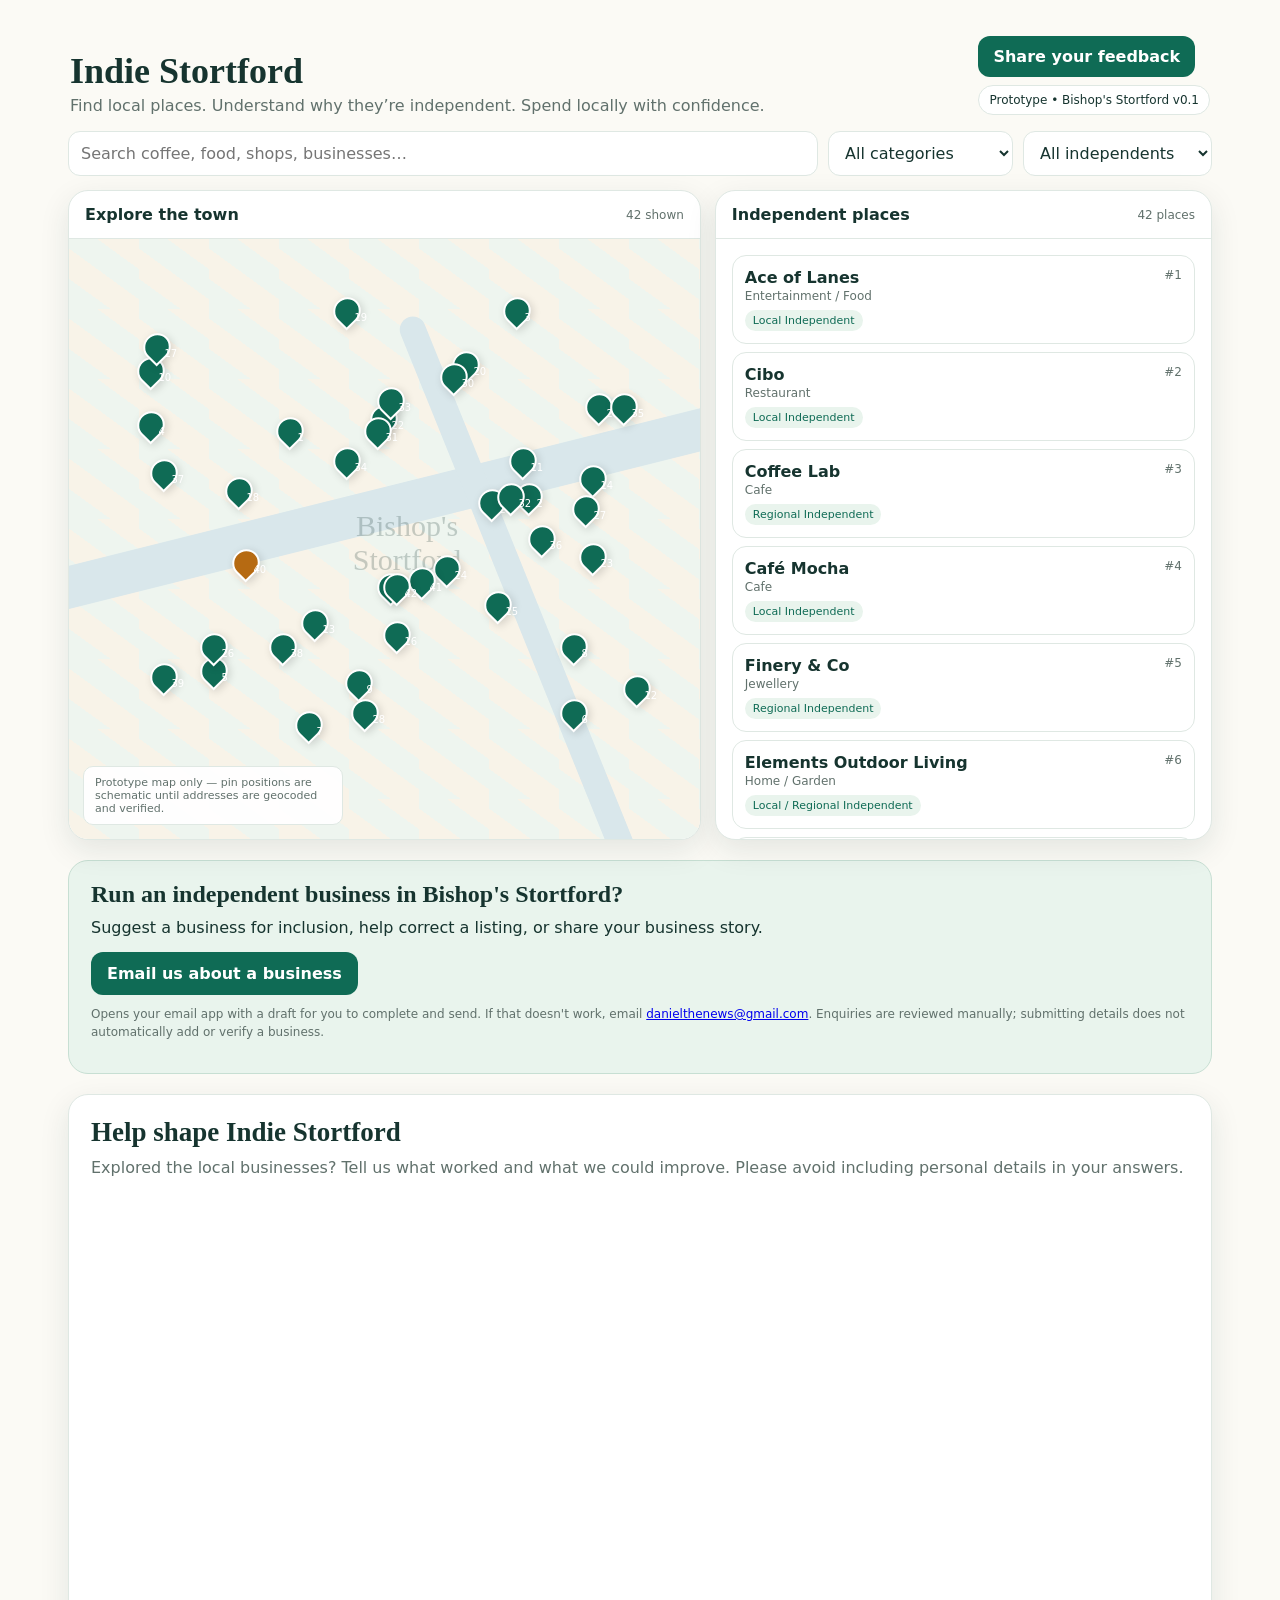
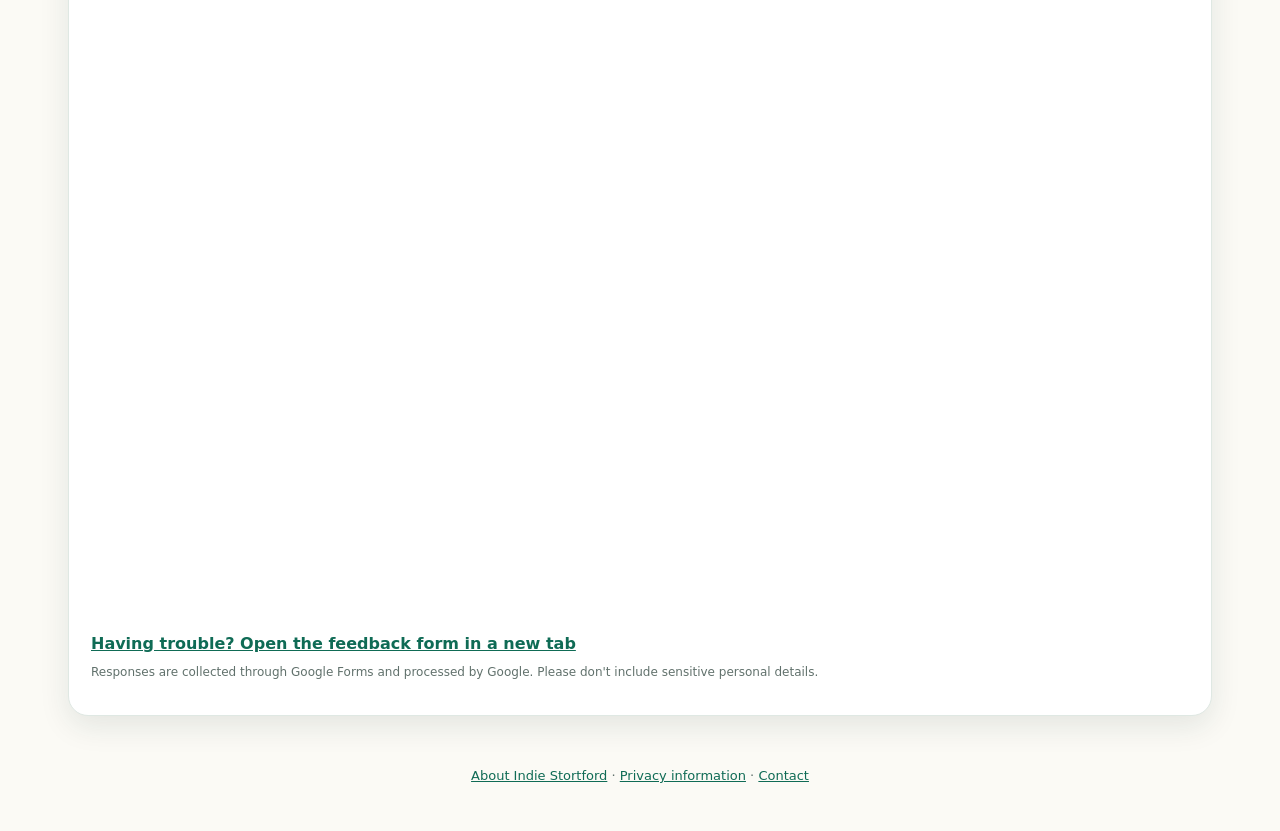
<file: index.html>
<!doctype html>
<!-- Cloudflare commercial preview release trigger: 2026-11-17; source branch feature/on-site-feedback. -->
<html lang="en">
<head>
  <meta charset="utf-8">
  <meta name="viewport" content="width=device-width,initial-scale=1">
  <title>Indie Stortford — MVP Prototype</title>
  <style>
    :root {
      --ink:#16342f; --green:#0f6b55; --mint:#e9f4ed; --cream:#fbfaf5; --line:#dfe8e3; --muted:#61716c; --amber:#b66a12; --shadow:0 10px 30px rgba(20,50,45,.10)
    }
    *{box-sizing:border-box}
    body{margin:0;font-family:Inter,ui-sans-serif,system-ui,-apple-system,Segoe UI,sans-serif;background:var(--cream);color:var(--ink)}
    .app{max-width:1180px;margin:auto;padding:18px}
    header{display:flex;justify-content:space-between;gap:20px;align-items:end;padding:18px 2px 16px}
    h1{font-family:Georgia,serif;font-size:36px;margin:0}.strap{margin:4px 0 0;color:var(--muted)}
    .badge{font-size:12px;background:#fff;border:1px solid var(--line);border-radius:999px;padding:7px 10px}
    .controls{display:grid;grid-template-columns:1.4fr repeat(2,auto);gap:10px;margin-bottom:14px}
    input,select,button{font:inherit;border:1px solid var(--line);background:#fff;border-radius:12px;padding:11px 12px;color:var(--ink)}
    button{cursor:pointer}
    button.active{background:var(--green);color:#fff;border-color:var(--green)}
    .layout{display:grid;grid-template-columns:1.12fr .88fr;gap:14px;min-height:650px}.panel{background:#fff;border:1px solid var(--line);border-radius:20px;box-shadow:var(--shadow);overflow:hidden}
    .maphead,.listhead{padding:14px 16px;border-bottom:1px solid var(--line);display:flex;justify-content:space-between;align-items:center}.small{font-size:12px;color:var(--muted)}
    .map{position:relative;height:600px;background:linear-gradient(36deg,#eef5ef 25%,#f8f3e8 25%,#f8f3e8 50%,#eef5ef 50%,#eef5ef 75%,#f8f3e8 75%);background-size:70px 70px;overflow:hidden}
    .map:before,.map:after{content:"";position:absolute;background:#d9e7eb;transform:rotate(-14deg);border-radius:30px}.map:before{width:900px;height:42px;left:-140px;top:250px}.map:after{width:700px;height:26px;left:120px;top:390px;transform:rotate(68deg)}
    .townlabel{position:absolute;left:45%;top:45%;font-family:Georgia,serif;font-size:30px;opacity:.22;z-index:1;text-align:center}
    .pin{position:absolute;z-index:2;width:27px;height:27px;border-radius:50% 50% 50% 0;transform:translate(-50%,-50%) rotate(-45deg);background:var(--green);border:2px solid #fff;box-shadow:0 3px 8px rgba(0,0,0,.15);cursor:pointer}
    .pin span{display:block;transform:rotate(45deg);color:#fff;font-size:10px;text-align:center;line-height:22px}
    .pin.conditional{background:var(--amber)}
    .pin.hidden{display:none}
    .mapnote{position:absolute;z-index:3;bottom:14px;left:14px;background:#fffffff0;border:1px solid var(--line);padding:9px 11px;border-radius:10px;font-size:11px;color:var(--muted);max-width:260px}
    .list{max-height:600px;overflow:auto;padding:8px}.card{border:1px solid var(--line);border-radius:14px;padding:12px;margin:8px;background:#fff;cursor:pointer;transition:.15s}.card:hover,.card.selected{border-color:#8bb7a7;background:#f5fbf7;transform:translateY(-1px)}
    .row{display:flex;justify-content:space-between;gap:10px;align-items:start}.name{font-weight:750;font-size:16px}.cat{font-size:12px;color:var(--muted);margin-top:2px}.pill{display:inline-block;margin-top:7px;padding:4px 8px;border-radius:999px;background:var(--mint);font-size:11px;color:var(--green)}.pill.conditional{background:#fff0dc;color:#9b5a0e}
    .detail{position:fixed;inset:0;background:#0b2420aa;display:none;align-items:center;justify-content:center;padding:18px;z-index:10}.detail.show{display:flex}.sheet{max-width:540px;width:100%;background:#fff;border-radius:22px;padding:20px;box-shadow:0 30px 80px #000d}.close{float:right;border:0;background:#f4f6f5;border-radius:50%;width:36px;height:36px}.why{background:var(--mint);border-radius:14px;padding:14px;margin:14px 0}.meta{display:grid;grid-template-columns:1fr 1fr;gap:10px;margin:14px 0}.meta div{background:#f7f9f7;border:1px solid var(--line);border-radius:12px;padding:10px;font-size:12px}.actions{display:flex;gap:8px;flex-wrap:wrap}a.btn{display:inline-block;text-decoration:none;background:var(--green);color:#fff;border-radius:12px;padding:10px 12px;font-size:13px}a.btn.alt{background:#fff;color:var(--green);border:1px solid var(--green)}
    .empty{padding:30px;text-align:center;color:var(--muted)}
    .feedback-link{display:inline-block;background:var(--green);color:#fff;text-decoration:none;border-radius:12px;padding:11px 15px;font-weight:650;white-space:nowrap}
    .owner-section{margin:20px 0 0;padding:20px 22px;background:var(--mint);border:1px solid #c7dfd3;border-radius:20px}
    .owner-section h2{font-family:Georgia,serif;font-size:24px;margin:0 0 8px}
    .owner-section p{color:var(--ink);line-height:1.5;margin:0 0 12px}
    .owner-mail{display:inline-block;padding:12px 16px;border-radius:12px;background:var(--green);color:#fff;text-decoration:none;font-weight:650}
    .owner-mail:focus-visible{outline:3px solid var(--amber);outline-offset:3px}
    .owner-note{font-size:12px;margin-top:10px!important;color:var(--muted)!important;overflow-wrap:anywhere}
    @media(max-width:780px){.owner-section{padding:15px}.owner-mail{display:block;text-align:center;width:100%}}
    .feedback-section{margin:20px 0 36px;padding:22px;background:#fff;border:1px solid var(--line);border-radius:20px;box-shadow:var(--shadow)}
    .feedback-section h2{font-family:Georgia,serif;font-size:27px;margin:0 0 8px}
    .feedback-section p{color:var(--muted);line-height:1.5;margin:0 0 12px}
    .feedback-frame{display:block;width:100%;height:1030px;border:0;border-radius:12px;background:#fff}
    .feedback-fallback{display:inline-block;margin-top:12px;color:var(--green);font-weight:650}
    .feedback-note{font-size:12px;margin-top:10px!important}
    @media(max-width:780px){.feedback-section{padding:14px}.feedback-frame{height:1160px}.feedback-link{width:100%;text-align:center}}
    .mobile-map-toggle,.mobile-feedback-link,.mobile-header-feedback{display:none}
    @media(max-width:780px){
      .mobile-map-toggle{display:inline-block;padding:8px 12px;font-size:13px;font-weight:650;border-color:var(--green);color:var(--green)}
      .map:not(.expanded){height:0;visibility:hidden;transition:height .2s ease}
      .map.expanded{height:420px;visibility:visible}
      .feedback-frame,.desktop-header-feedback,.feedback-fallback{display:none}
      .mobile-feedback-link,.mobile-header-feedback{display:inline-block}
      .mobile-feedback-link{background:var(--green);color:white;text-decoration:none;border-radius:12px;padding:12px 16px;font-weight:650}
      .mobile-header-feedback{width:100%;text-align:center}
    }
    @media (max-width:780px){
      /* On narrow devices every track must be allowed to shrink within the viewport. */
      .app{width:100%;max-width:100%;padding:12px;min-width:0}
      header{align-items:stretch;flex-direction:column;gap:12px;padding:12px 0 16px}
      header>div{min-width:0;width:100%}
      h1{font-size:clamp(26px,8vw,31px);line-height:1.12}
      .strap{overflow-wrap:anywhere;line-height:1.4}
      .controls{grid-template-columns:minmax(0,1fr);gap:9px}
      .controls input{grid-column:auto}
      .controls>*{display:block;width:100%;max-width:100%;min-width:0}
      .layout{grid-template-columns:minmax(0,1fr);min-height:0;gap:12px}
      .panel,.feedback-section,.sheet{min-width:0;max-width:100%}
      .maphead,.listhead{gap:8px;flex-wrap:wrap;padding:12px}
      .maphead>div{min-width:0;flex-wrap:wrap;justify-content:flex-end}
      .map.expanded{height:min(420px,70vh)}
      .list{max-height:none;overflow:visible;padding:6px}
      .card{margin:6px;padding:11px}
      .row{min-width:0;flex-wrap:wrap}
      .row>*{min-width:0;overflow-wrap:anywhere}
      .feedback-section{margin:14px 0 26px}
      .feedback-section h2{font-size:clamp(22px,7vw,27px)}
      .feedback-link{white-space:normal;overflow-wrap:anywhere}
      .detail{padding:10px}
      .sheet{max-height:calc(100dvh - 20px);overflow-y:auto;padding:16px}
      .meta{grid-template-columns:minmax(0,1fr)}
      .meta div{min-width:0;overflow-wrap:anywhere}
    }
  </style>
</head>
<body>
  <div class="app">
    <header>
      <div>
        <h1>Indie Stortford</h1>
        <p class="strap">Find local places. Understand why they’re independent. Spend locally with confidence.</p>
      </div>
      <div><a class="feedback-link desktop-header-feedback" href="#feedback">Share your feedback</a><a class="feedback-link mobile-header-feedback" href="https://docs.google.com/forms/d/e/1FAIpQLSedYda8zfHdKll_BTI8QBj7o9Xx86jO32GnyeT_-n5ucp_q-w/viewform" target="_blank" rel="noopener noreferrer">Share your feedback</a><div class="badge" style="margin-top:8px;text-align:center">Prototype • Bishop's Stortford v0.1</div></div>
    </header>

    <div class="controls">
      <input id="search" placeholder="Search coffee, food, shops, businesses…">
      <select id="category">
        <option>All categories</option>
        <option>Food & Drink</option>
        <option>Shops & Services</option>
        <option>Health & Beauty</option>
        <option>Home & Gifts</option>
        <option>Things to Do</option>
      </select>
      <select id="indie">
        <option>All independents</option>
        <option>Local only</option>
        <option>Regional included</option>
        <option>Confirmed only</option>
      </select>
    </div>

    <div class="layout">
      <section class="panel">
        <div class="maphead"><strong>Explore the town</strong><div style="display:flex;gap:8px;align-items:center"><span id="mapCount" class="small"></span><button class="mobile-map-toggle" id="mapToggle" aria-controls="map" aria-expanded="false" type="button">Show map</button></div></div>
        <div class="map" id="map">
          <div class="townlabel">Bishop's<br>Stortford</div>
          <div class="mapnote">Prototype map only — pin positions are schematic until addresses are geocoded and verified.</div>
        </div>
      </section>

      <section class="panel listpanel">
        <div class="listhead"><strong>Independent places</strong><span id="count" class="small"></span></div>
        <div id="list" class="list"></div>
      </section>
    </div>
    <section class="owner-section" aria-labelledby="owner-heading">
      <h2 id="owner-heading">Run an independent business in Bishop's Stortford?</h2>
      <p>Suggest a business for inclusion, help correct a listing, or share your business story.</p>
      <a class="owner-mail" href="mailto:danielthenews@gmail.com?subject=Indie%20Stortford%20%7C%20Business%20Listing%20Enquiry&body=Business%20name%3A%0ABusiness%20address%3A%0ABusiness%20website%20or%20social%20media%3A%0AWhat%20would%20you%20like%20to%20share%20or%20correct%3A%0A">Email us about a business</a>
      <p class="owner-note">Opens your email app with a draft for you to complete and send. If that doesn't work, email <a href="mailto:danielthenews@gmail.com">danielthenews@gmail.com</a>. Enquiries are reviewed manually; submitting details does not automatically add or verify a business.</p>
    </section>
    <section class="feedback-section" id="feedback" aria-labelledby="feedback-heading">
      <h2 id="feedback-heading">Help shape Indie Stortford</h2>
      <p>Explored the local businesses? Tell us what worked and what we could improve. Please avoid including personal details in your answers.</p>
      <a class="mobile-feedback-link" href="https://docs.google.com/forms/d/e/1FAIpQLSedYda8zfHdKll_BTI8QBj7o9Xx86jO32GnyeT_-n5ucp_q-w/viewform" target="_blank" rel="noopener noreferrer">Open feedback form in new tab</a>
      <iframe class="feedback-frame" title="Indie Stortford feedback survey" src="https://docs.google.com/forms/d/e/1FAIpQLSedYda8zfHdKll_BTI8QBj7o9Xx86jO32GnyeT_-n5ucp_q-w/viewform?embedded=true" loading="lazy">Loading feedback form…</iframe>
      <a class="feedback-fallback" href="https://docs.google.com/forms/d/e/1FAIpQLSedYda8zfHdKll_BTI8QBj7o9Xx86jO32GnyeT_-n5ucp_q-w/viewform" target="_blank" rel="noopener noreferrer">Having trouble? Open the feedback form in a new tab</a>
      <p class="feedback-note">Responses are collected through Google Forms and processed by Google. Please don't include sensitive personal details.</p>
    </section>
    <footer class="site-footer" style="padding:16px 6px 30px;text-align:center;color:var(--muted);font-size:13px"><a href="./about.html" style="color:var(--green)">About Indie Stortford</a> · <a href="./privacy.html" style="color:var(--green)">Privacy information</a> · <a href="mailto:danielthenews@gmail.com?subject=Indie%20Stortford%20%7C%20Contact" style="color:var(--green)">Contact</a></footer>
  </div>

  <div id="detail" class="detail" onclick="if(event.target===this)closeDetail()">
    <div class="sheet">
      <button class="close" onclick="closeDetail()">×</button>
      <div id="detailBody"></div>
    </div>
  </div>

  <script>
    const DATA = [
      {id:1,name:'Ace of Lanes',category:'Entertainment / Food',bucket:'Food & Drink',class:'Local Independent',confidence:'High',reason:'A local independent venue with a long-running reputation for live music, good food and a strong community feel.',evidence:'A local independent venue with a long-running reputation for live music, good food and a strong community feel.',scale:'Single local venue',verification:'Confirmed',x:35,y:32,conditional:false},
      {id:2,name:'Cibo',category:'Restaurant',bucket:'Food & Drink',class:'Local Independent',confidence:'High',reason:'Cibo is a family-run Italian restaurant that has become a familiar part of the local dining scene.',evidence:'Cibo is a family-run Italian restaurant that has become a familiar part of the local dining scene.',scale:'Local restaurant',verification:'Confirmed',x:73,y:43,conditional:false},
      {id:3,name:'Coffee Lab',category:'Cafe',bucket:'Food & Drink',class:'Regional Independent',confidence:'High',reason:'Coffee Lab is a community-led cafe known for independent sourcing, local character and a loyal regular base.',evidence:'Coffee Lab is a community-led cafe known for independent sourcing, local character and a loyal regular base.',scale:'4th Hertfordshire location at opening',verification:'Confirmed',x:71,y:12,conditional:false},
      {id:4,name:'Café Mocha',category:'Cafe',bucket:'Food & Drink',class:'Local Independent',confidence:'High',reason:'Café Mocha is a small, family-run coffee spot with a warm neighbourhood atmosphere and local regulars.',evidence:'Café Mocha is a small, family-run coffee spot with a warm neighbourhood atmosphere and local regulars.',scale:'Local cafe',verification:'Confirmed',x:13,y:31,conditional:false},
      {id:5,name:'Finery & Co',category:'Jewellery',bucket:'Shops & Services',class:'Regional Independent',confidence:'High',reason:'Finery & Co is a family business with a long-standing reputation for thoughtful design and personal service.',evidence:'Finery & Co is a family business with a long-standing reputation for thoughtful design and personal service.',scale:'2 shops: Bishop’s Stortford and Saffron Walden',verification:'Confirmed',x:23,y:72,conditional:false},
      {id:6,name:'Elements Outdoor Living',category:'Home / Garden',bucket:'Home & Gifts',class:'Local / Regional Independent',confidence:'High',reason:'This family-run business has served the town for more than 25 years, specialising in outdoor living and practical design.',evidence:'This family-run business has served the town for more than 25 years, specialising in outdoor living and practical design.',scale:'Local showroom; scale needs final check',verification:'Confirmed',x:80,y:79,conditional:false},
      {id:7,name:'Muse Boutique',category:'Fashion',bucket:'Shops & Services',class:'Local Independent',confidence:'High',reason:'Muse Boutique is a carefully curated local retailer with a distinct style and close community ties.',evidence:'Muse Boutique is a carefully curated local retailer with a distinct style and close community ties.',scale:'Local boutique',verification:'Confirmed',x:38,y:81,conditional:false},
      {id:8,name:'Hair by Elements',category:'Hair / Beauty',bucket:'Health & Beauty',class:'Local Independent',confidence:'High',reason:'Hair by Elements is a locally owned salon with a strong reputation for personal service and long-term client relationships.',evidence:'Hair by Elements is a locally owned salon with a strong reputation for personal service and long-term client relationships.',scale:'Local salon',verification:'Confirmed',x:80,y:68,conditional:false},
      {id:9,name:'Stok Florist',category:'Florist',bucket:'Home & Gifts',class:'Local Independent',confidence:'Medium-High',reason:'Stok Florist is a long-established local florist known for thoughtful arrangements and personal service.',evidence:'Stok Florist is a long-established local florist known for thoughtful arrangements and personal service.',scale:'Local florist / flower school',verification:'Confirmed - ownership working indirect',x:46,y:74,conditional:false},
      {id:10,name:'South Street Pantry',category:'Cafe / Tearoom',bucket:'Food & Drink',class:'Local Independent',confidence:'High',reason:'South Street Pantry is a neighbourhood cafe with a long local following and a genuine sense of place.',evidence:'South Street Pantry is a neighbourhood cafe with a long local following and a genuine sense of place.',scale:'Local venue',verification:'Confirmed',x:13,y:22,conditional:false},
      {id:11,name:'Paise Wine Bar',category:'Wine Bar / Restaurant',bucket:'Food & Drink',class:'Local Independent',confidence:'High',reason:'Paise is a local wine bar built around a strong neighbourhood concept and independent hospitality.',evidence:'Paise is a local wine bar built around a strong neighbourhood concept and independent hospitality.',scale:'Local venue',verification:'Confirmed',x:72,y:37,conditional:false},
      {id:12,name:'F. Cooke of Bishop’s Stortford',category:'Food / Traditional shop',bucket:'Food & Drink',class:'Local / Regional Independent',confidence:'High',reason:'F. Cooke of Bishop’s Stortford is a long-established family bakery and delicatessen with a strong local identity.',evidence:'F. Cooke of Bishop’s Stortford is a long-established family bakery and delicatessen with a strong local identity.',scale:'Small family business; final outlet count still worth monitoring',verification:'Confirmed',x:90,y:75,conditional:false},
      {id:13,name:'Ashwell & Barrie Opticians',category:'Optician',bucket:'Health & Beauty',class:'Local Independent',confidence:'High',reason:'Ashwell & Barrie is a local opticians with a long-standing reputation for personalised eye care.',evidence:'Ashwell & Barrie is a local opticians with a long-standing reputation for personalised eye care.',scale:'Single Bishop’s Stortford practice',verification:'Confirmed',x:39,y:64,conditional:false},
      {id:14,name:'Delicatessen di Leo',category:'Deli / Food',bucket:'Food & Drink',class:'Local Independent Group',confidence:'High',reason:'Delicatessen di Leo brings a strong local food identity to the town, with a steady following and a recognisable independent brand.',evidence:'Delicatessen di Leo brings a strong local food identity to the town, with a steady following and a recognisable independent brand.',scale:'Two linked local concepts',verification:'Confirmed',x:83,y:40,conditional:false},
      {id:15,name:'Pasticceria di Leo',category:'Bakery / Cafe',bucket:'Food & Drink',class:'Local Independent Group',confidence:'Medium-High',reason:'Pasticceria di Leo is a local bakery-cafe with a strong neighbourhood character and independent identity.',evidence:'Pasticceria di Leo is a local bakery-cafe with a strong neighbourhood character and independent identity.',scale:'Two linked local concepts',verification:'Confirmed - local group',x:68,y:61,conditional:false},
      {id:16,name:'Chateau Cafe',category:'Cafe',bucket:'Food & Drink',class:'Local Independent',confidence:'High',reason:'Chateau Cafe is a single-site independent restaurant with a recognised local following and no major chain footprint.',evidence:'Chateau Cafe is a single-site independent restaurant with a recognised local following and no major chain footprint.',scale:'Single venue',verification:'Confirmed',x:52,y:66,conditional:false},
      {id:17,name:'Coffee House',category:'Cafe',bucket:'Food & Drink',class:'Local Independent',confidence:'Medium-High',reason:'Coffee House is a small, neighbourly cafe with a genuine local feel and strong community ties.',evidence:'Coffee House is a small, neighbourly cafe with a genuine local feel and strong community ties.',scale:'Single known venue',verification:'Confirmed - operating footprint',x:14,y:18,conditional:false},
      {id:18,name:'Doxy’s',category:'Restaurant / Takeaway',bucket:'Food & Drink',class:'Local Independent',confidence:'Medium-High',reason:'Doxy’s is a founder-led first-party brand that has built a loyal local customer base over time.',evidence:'Doxy’s is a founder-led first-party brand that has built a loyal local customer base over time.',scale:'Single known venue',verification:'Confirmed - operating footprint',x:27,y:42,conditional:false},
      {id:19,name:'Host Bar and Grill',category:'Restaurant',bucket:'Food & Drink',class:'Local Independent Group',confidence:'High',reason:'Host Bar and Grill is part of a locally rooted hospitality group with no national chain footprint.',evidence:'Host Bar and Grill is part of a locally rooted hospitality group with no national chain footprint.',scale:'Local restaurant plus catering business',verification:'Confirmed',x:44,y:12,conditional:false},
      {id:20,name:'Nostimo',category:'Cafe / Restaurant',bucket:'Food & Drink',class:'Local Independent',confidence:'Medium',reason:'Nostimo is a long-standing local venue with a thoughtful offer and a strong sense of place.',evidence:'Nostimo is a long-standing local venue with a thoughtful offer and a strong sense of place.',scale:'Local venue',verification:'Probable - verify ownership',x:63,y:21,conditional:false},
      {id:21,name:'Onlyra Greek Bakehouse',category:'Bakery / Cafe',bucket:'Food & Drink',class:'Local Independent',confidence:'High',reason:'Onlyra Greek Bakehouse is a family-run bakery and cafe built around traditional food, regulars and independent service.',evidence:'Onlyra Greek Bakehouse is a family-run bakery and cafe built around traditional food, regulars and independent service.',scale:'Single known retail bakery plus production/online activity',verification:'Confirmed',x:51,y:58,conditional:false},
      {id:22,name:'No. 14',category:'Bar / Restaurant',bucket:'Food & Drink',class:'Local Independent',confidence:'High',reason:'No. 14 is a single-site independent bar and restaurant in the heart of Bishop’s Stortford.',evidence:'No. 14 is a single-site independent bar and restaurant in the heart of Bishop’s Stortford.',scale:'Single known venue',verification:'Confirmed - current entity',x:50,y:30,conditional:false},
      {id:23,name:'Roni’s',category:'Restaurant',bucket:'Food & Drink',class:'Local Independent',confidence:'Medium-High',reason:'Roni’s is a familiar local restaurant known for a strong independent offer and personal hospitality.',evidence:'Roni’s is a familiar local restaurant known for a strong independent offer and personal hospitality.',scale:'Single known venue',verification:'Confirmed - operating footprint',x:83,y:53,conditional:false},
      {id:24,name:'Skew',category:'Restaurant',bucket:'Food & Drink',class:'Local Independent',confidence:'High',reason:'Skew is a chef-led independent restaurant with a clear local identity and a genuine neighbourhood following.',evidence:'Skew is a chef-led independent restaurant with a clear local identity and a genuine neighbourhood following.',scale:'Single venue',verification:'Confirmed',x:60,y:55,conditional:false},
      {id:25,name:'Pircio',category:'Restaurant',bucket:'Food & Drink',class:'Local Independent',confidence:'High',reason:'Pircio is a long-established family-run restaurant that feels rooted in the town rather than in a national chain model.',evidence:'Pircio is a long-established family-run restaurant that feels rooted in the town rather than in a national chain model.',scale:'Single known venue',verification:'Confirmed',x:67,y:44,conditional:false},
      {id:26,name:'The Bishop’s Cave',category:'Wine Bar',bucket:'Food & Drink',class:'Regional Independent',confidence:'High',reason:'The Bishop’s Cave operates as a small independent wine and cheese venue with a strong local identity and two locations.',evidence:'The Bishop’s Cave operates as a small independent wine and cheese venue with a strong local identity and two locations.',scale:'2 venues',verification:'Confirmed',x:23,y:68,conditional:false},
      {id:27,name:'Rosey Lea Tea Room',category:'Cafe / Tearoom',bucket:'Food & Drink',class:'Regional Independent',confidence:'High',reason:'Rosey Lea is an independent café and tearoom concept founded locally and known for a distinctive personal touch.',evidence:'Rosey Lea is an independent café and tearoom concept founded locally and known for a distinctive personal touch.',scale:'Approx. 4 listed locations/venues',verification:'Confirmed',x:82,y:45,conditional:false},
      {id:28,name:'Bishop’s Butchers',category:'Butcher / Cafe',bucket:'Food & Drink',class:'Local Independent',confidence:'High',reason:'Bishop’s Butchers is a local independent shop with a strong food-first identity and a trusted customer base.',evidence:'Bishop’s Butchers is a local independent shop with a strong food-first identity and a trusted customer base.',scale:'Single local shop',verification:'Confirmed',x:47,y:79,conditional:false},
      {id:29,name:'Potter Street Fishmongers',category:'Fishmonger',bucket:'Shops & Services',class:'Local Independent',confidence:'High',reason:'Potter Street Fishmongers is a traditional independent retailer with strong local roots and a reputation for quality.',evidence:'Potter Street Fishmongers is a traditional independent retailer with strong local roots and a reputation for quality.',scale:'One shop plus market/wholesale activity',verification:'Confirmed',x:84,y:28,conditional:false},
      {id:30,name:'Ruby Room',category:'Fashion / Retail',bucket:'Shops & Services',class:'Regional Independent',confidence:'High',reason:'Ruby Room is an independent boutique concept with three locations and a strong local retail identity.',evidence:'Ruby Room is an independent boutique concept with three locations and a strong local retail identity.',scale:'3 stores',verification:'Confirmed',x:61,y:23,conditional:false},
      {id:31,name:'Carlu’s Curios and Creations',category:'Gifts / Home',bucket:'Home & Gifts',class:'Local Independent',confidence:'Medium',reason:'Carlu’s is a specialist emporium with a memorable local identity and no wider chain footprint in the area.',evidence:'Carlu’s is a specialist emporium with a memorable local identity and no wider chain footprint in the area.',scale:'Single known shop',verification:'Probable - ownership name outstanding',x:49,y:32,conditional:false},
      {id:32,name:'Clifford Burr Bridal',category:'Bridal',bucket:'Shops & Services',class:'Local Independent',confidence:'Medium-High',reason:'Clifford Burr Bridal is a local specialist boutique with deep roots in the local wedding market.',evidence:'Clifford Burr Bridal is a local specialist boutique with deep roots in the local wedding market.',scale:'Single known current shop',verification:'Confirmed - operating footprint',x:70,y:43,conditional:false},
      {id:33,name:'Friends Dress Agency',category:'Fashion / Resale',bucket:'Shops & Services',class:'Local Independent',confidence:'High',reason:'Friends Dress Agency is an independent local dress agency founded in 1997 and still run by its original owner.',evidence:'Friends Dress Agency is an independent local dress agency founded in 1997 and still run by its original owner.',scale:'Single shop',verification:'Confirmed',x:51,y:27,conditional:false},
      {id:34,name:'Fashion Flooring and Interiors',category:'Home / Interiors',bucket:'Home & Gifts',class:'Local Independent',confidence:'Medium-High',reason:'Fashion Flooring and Interiors is a local independent showroom with boutique, customer-first service and local sourcing.',evidence:'Fashion Flooring and Interiors is a local independent showroom with boutique, customer-first service and local sourcing.',scale:'Single known showroom',verification:'Probable - ownership name outstanding',x:44,y:37,conditional:false},
      {id:35,name:'Rickmores Electrical',category:'Electrical / Retail',bucket:'Shops & Services',class:'Local Independent',confidence:'Medium',reason:'Rickmores Electrical is a long-standing specialist electrical retailer and local service centre with a strong independent identity.',evidence:'Rickmores Electrical is a long-standing specialist electrical retailer and local service centre with a strong independent identity.',scale:'Single known shop',verification:'Probable - ownership name outstanding',x:88,y:28,conditional:false},
      {id:36,name:'Zelley',category:'Retail',bucket:'Shops & Services',class:'Local Independent',confidence:'High',reason:'Zelley is a long-established jewellery business with a strong local reputation and a distinct independent identity.',evidence:'Zelley is a long-established jewellery business with a strong local reputation and a distinct independent identity.',scale:'Single shop',verification:'Confirmed',x:75,y:50,conditional:false},
      {id:37,name:'Click Click',category:'Retail / Specialist Services',bucket:'Shops & Services',class:'Local Independent',confidence:'High',reason:'Click Click is a small independent retailer that has retained a local identity through personal service and a strong community presence.',evidence:'Click Click is a small independent retailer that has retained a local identity through personal service and a strong community presence.',scale:'Single shop',verification:'Confirmed',x:15,y:39,conditional:false},
      {id:38,name:'ALAMASIA Collection',category:'Fashion / Retail',bucket:'Shops & Services',class:'Local Independent',confidence:'Medium-High',reason:'ALAMASIA Collection is a small independent boutique with a strong local presence and high-quality, handcrafted product ranges.',evidence:'ALAMASIA Collection is a small independent boutique with a strong local presence and high-quality, handcrafted product ranges.',scale:'Single known boutique',verification:'Confirmed - operating footprint',x:34,y:68,conditional:false},
      {id:39,name:'Caffè Thyme',category:'Cafe',bucket:'Food & Drink',class:'Local Independent',confidence:'Medium',reason:'Caffè Thyme is a single-site independent cafe in the town centre, known for a personal feel and local community use.',evidence:'Caffè Thyme is a single-site independent cafe in the town centre, known for a personal feel and local community use.',scale:'Single known venue',verification:'Probable - ownership name outstanding',x:15,y:73,conditional:false},
      {id:40,name:'Eat 17',category:'Food / Grocery',bucket:'Food & Drink',class:'Independent operator / symbol-group',confidence:'Medium-High',reason:'Eat 17 is a local independent food retailer with a straightforward, community-focused offer and strong local recognition.',evidence:'Eat 17 is a local independent food retailer with a straightforward, community-focused offer and strong local recognition.',scale:'Multi-site operator using SPAR fascia',verification:'Confirmed edge case',x:28,y:54,conditional:true},
      {id:41,name:"The Gent's Barber Club",category:'Barber',bucket:'Health & Beauty',class:'Local Independent',confidence:'High',reason:'A Bishop’s Stortford barber shop offering traditional and modern cuts for different hair types, with an emphasis on personalised appointments.',evidence:'Booksy lists Bryan as owner and the premises at Carlton House, Bells Hill; the business website describes its local founding story. Independent status confirmed directly by Dan Ferdinand on 9 November 2026.',scale:'One identified Bishop’s Stortford location',verification:'Confirmed - first-hand local knowledge (Dan Ferdinand, 9 November 2026)',x:56,y:57,conditional:false,bookingUrl:'https://booksy.com/en-gb/79169_the-gent-s-barber-club_barber_221346_bishop-s-stortford'},
      {id:42,name:'Fin & Fur',category:'Pet Shop / Pet Supplies',bucket:'Shops & Services',class:'Local Independent',confidence:'High',reason:'A family-run pet shop with roots dating back to 1972. Now in its third generation, Fin & Fur sells pet food and supplies, with local collection and online ordering.',evidence:'Owner-submitted listing received 16 November 2026; company website confirms address, family history and independent status. Companies House: FIN & FUR LIMITED (09110027), active. Sources: https://www.finnfur.co.uk/pages/our-story and https://find-and-update.company-information.service.gov.uk/company/09110027',scale:'Local pet shop and online retailer; wider store footprint not established',verification:'Confirmed - owner submission and published business evidence (16 November 2026)',address:"Suite 2 Unit I, Peek Business Centre, Woodside, Dunmow Road, Bishop's Stortford, Herts, CM23 5RG",websiteUrl:'https://www.finnfur.co.uk/',x:52,y:58,conditional:false},
    ];

    const esc = s => String(s ?? '').replace(/[&<>\"]/g, c => ({'&':'&amp;','<':'&lt;','>':'&gt;','"':'&quot;'}[c]));
    const search = document.getElementById('search');
    const category = document.getElementById('category');
    const indie = document.getElementById('indie');
    const list = document.getElementById('list');
    const map = document.getElementById('map');

    DATA.forEach(d => {
      const p = document.createElement('button');
      p.className = 'pin' + (d.conditional ? ' conditional' : '');
      p.style.left = d.x + '%';
      p.style.top = d.y + '%';
      p.dataset.id = d.id;
      p.title = d.name;
      p.innerHTML = '<span>' + d.id + '</span>';
      p.onclick = () => openDetail(d.id);
      map.appendChild(p);
    });

    function filtered() {
      let q = search.value.toLowerCase().trim();
      return DATA.filter(d => {
        if (q && !(`${d.name} ${d.category} ${d.reason}`.toLowerCase().includes(q))) return false;
        if (category.value !== 'All categories' && d.bucket !== category.value) return false;
        if (indie.value === 'Local only' && !d.class.toLowerCase().includes('local')) return false;
        if (indie.value === 'Regional included' && !(d.class.toLowerCase().includes('regional') || d.class.toLowerCase().includes('local'))) return false;
        if (indie.value === 'Confirmed only' && d.verification.toLowerCase().startsWith('probable')) return false;
        return true;
      });
    }

    function render() {
      let rows = filtered();
      let ids = new Set(rows.map(x => x.id));
      document.querySelectorAll('.pin').forEach(p => p.classList.toggle('hidden', !ids.has(+p.dataset.id)));
      document.getElementById('count').textContent = rows.length + ' places';
      document.getElementById('mapCount').textContent = rows.length + ' shown';
      list.innerHTML = rows.length ? rows.map(d => `
        <div class="card ${d.id === Number(document.querySelector('.card.selected')?.dataset?.id) ? 'selected' : ''}" data-id="${d.id}" onclick="openDetail(${d.id})">
          <div class="row">
            <div>
              <div class="name">${esc(d.name)}</div>
              <div class="cat">${esc(d.category)}</div>
            </div>
            <div class="small">#${d.id}</div>
          </div>
          <span class="pill ${d.conditional ? 'conditional' : ''}">${esc(d.class)}</span>
        </div>
      `).join('') : '<div class="empty">No businesses match those filters.</div>';
    }

    function openDetail(id) {
      let d = DATA.find(x => x.id === id);
      if (!d) return;
      document.getElementById('detailBody').innerHTML = `
        <h2 style="margin:6px 45px 2px 0">${esc(d.name)}</h2>
        <div class="cat">${esc(d.category)} • ${esc(d.bucket)}</div>
        <span class="pill ${d.conditional ? 'conditional' : ''}">${esc(d.class)}</span>

        <div class="why">
          <strong>Local story</strong>
          <p style="margin:8px 0 0;line-height:1.45;">${esc(d.reason)}</p>
        </div>

        <div class="meta">
          <div><b>Scale</b><br>${esc(d.scale)}</div>
          <div><b>Verification</b><br>${esc(d.verification)}</div>
          <div><b>Confidence</b><br>${esc(d.confidence)}</div>
          <div><b>Evidence</b><br>${esc(d.evidence)}</div>
        </div>

        <div class="actions">
          <a class="btn" href="https://www.google.com/maps/search/${encodeURIComponent(d.address || (d.name + ' Bishop\'s Stortford'))}" target="_blank" rel="noopener noreferrer">Get directions</a>
          ${d.websiteUrl ? `<a class="btn alt" href="${esc(d.websiteUrl)}" target="_blank" rel="noopener noreferrer">Visit website</a>` : ''}
          ${d.bookingUrl ? `<a class="btn alt" href="${esc(d.bookingUrl)}" target="_blank" rel="noopener noreferrer">Book appointment</a>` : ''}
          <a class="btn alt" href="#" onclick="closeDetail(); return false;">Close</a>
        </div>
      `;
      document.getElementById('detail').classList.add('show');
      document.querySelectorAll('.card').forEach(card => card.classList.toggle('selected', Number(card.dataset.id) === id));
    }

    function closeDetail() {
      document.getElementById('detail').classList.remove('show');
    }

    const mapToggle = document.getElementById('mapToggle');
    mapToggle.addEventListener('click', () => {
      const expanded = document.getElementById('map').classList.toggle('expanded');
      mapToggle.setAttribute('aria-expanded', String(expanded));
      mapToggle.textContent = expanded ? 'Hide map' : 'Show map';
    });

    [search, category, indie].forEach(x => x.addEventListener('input', render));
    render();
  </script>
</body>
</html>
</file>
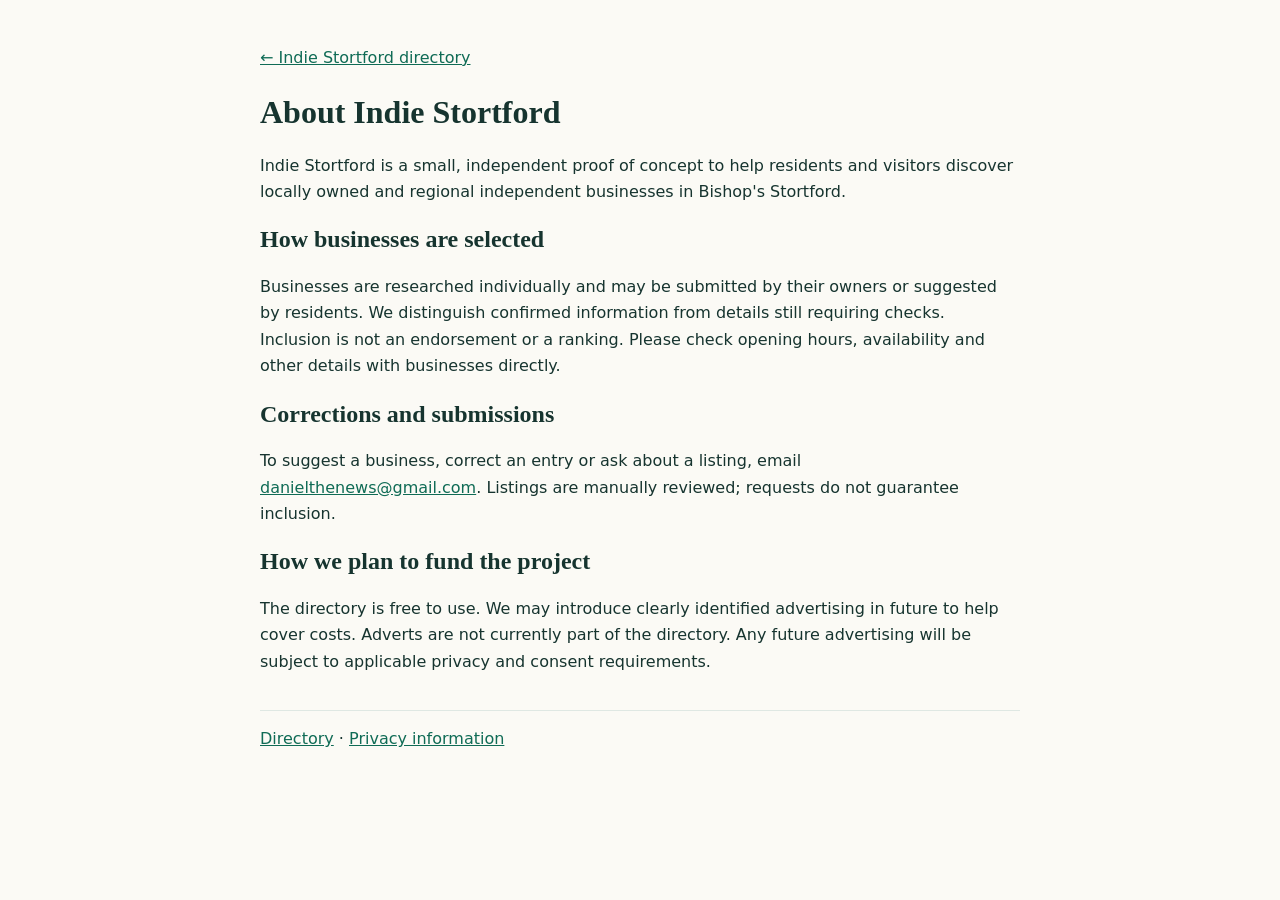
<file: about.html>
<!doctype html>
<html lang="en"><head><meta charset="utf-8"><meta name="viewport" content="width=device-width,initial-scale=1"><title>About | Indie Stortford</title>
<style>body{margin:0;background:#fbfaf5;color:#16342f;font:16px/1.65 system-ui,-apple-system,Segoe UI,sans-serif}main{max-width:760px;margin:45px auto;padding:0 20px}h1,h2{font-family:Georgia,serif;line-height:1.2}a{color:#0f6b55}footer{border-top:1px solid #dfe8e3;margin-top:35px;padding:15px 0}</style></head>
<body><main><p><a href="./">← Indie Stortford directory</a></p><h1>About Indie Stortford</h1>
<p>Indie Stortford is a small, independent proof of concept to help residents and visitors discover locally owned and regional independent businesses in Bishop's Stortford.</p>
<h2>How businesses are selected</h2><p>Businesses are researched individually and may be submitted by their owners or suggested by residents. We distinguish confirmed information from details still requiring checks. Inclusion is not an endorsement or a ranking. Please check opening hours, availability and other details with businesses directly.</p>
<h2>Corrections and submissions</h2><p>To suggest a business, correct an entry or ask about a listing, email <a href="mailto:danielthenews@gmail.com?subject=Indie%20Stortford%20%7C%20Business%20Enquiry">danielthenews@gmail.com</a>. Listings are manually reviewed; requests do not guarantee inclusion.</p>
<h2>How we plan to fund the project</h2><p>The directory is free to use. We may introduce clearly identified advertising in future to help cover costs. Adverts are not currently part of the directory. Any future advertising will be subject to applicable privacy and consent requirements.</p>
<footer><a href="./">Directory</a> · <a href="./privacy.html">Privacy information</a></footer></main></body></html>
</file>
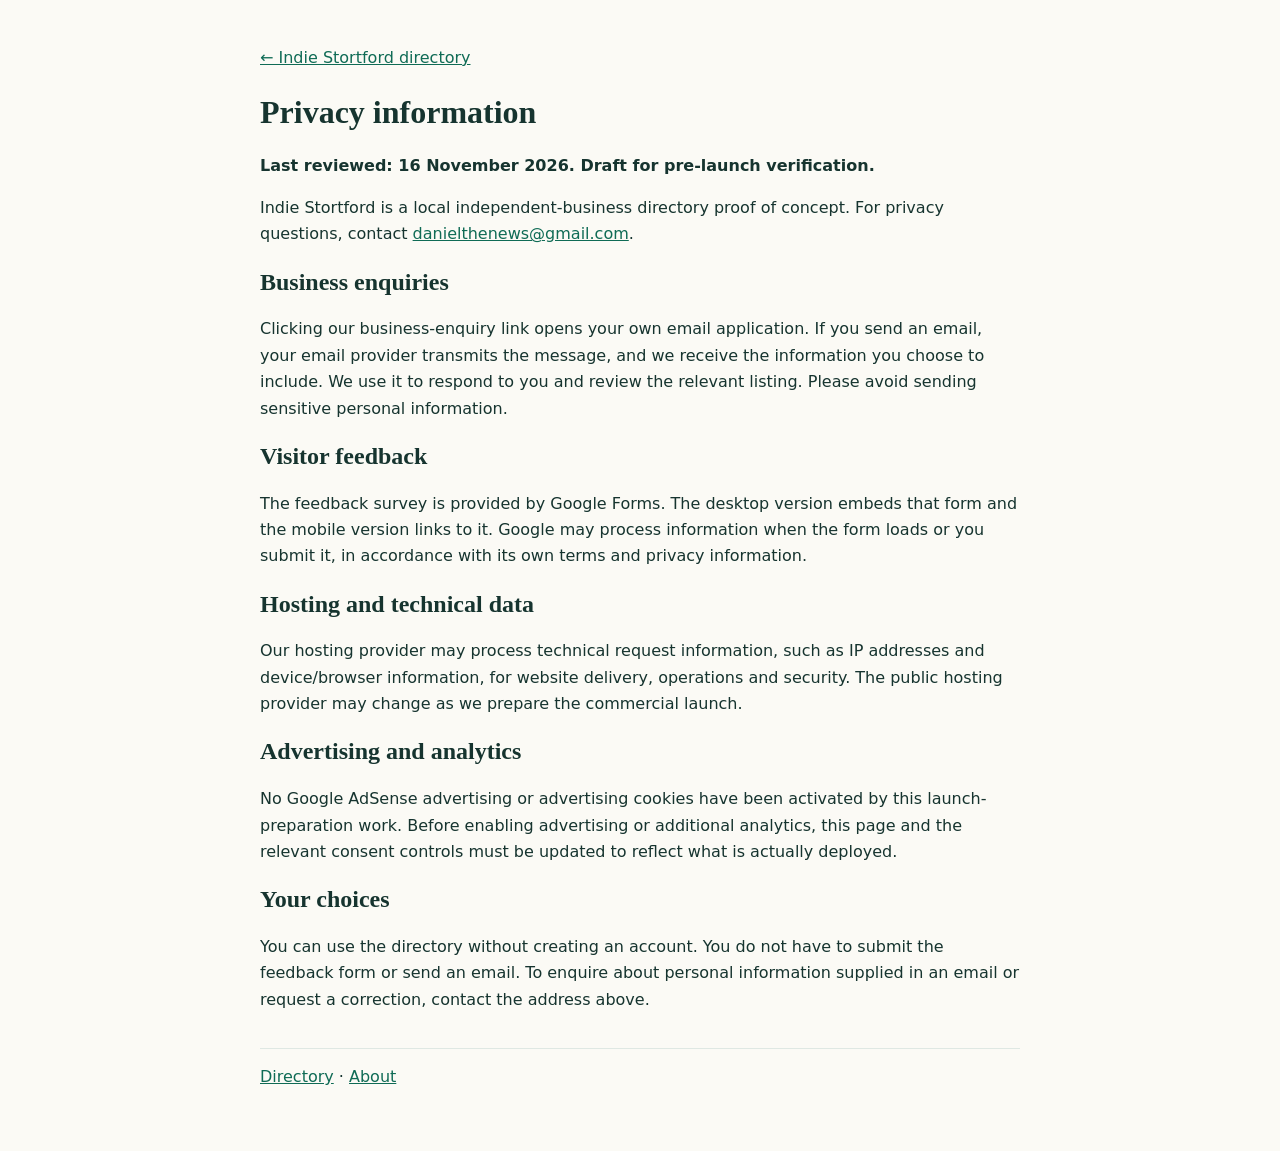
<file: privacy.html>
<!doctype html>
<html lang="en"><head><meta charset="utf-8"><meta name="viewport" content="width=device-width,initial-scale=1"><title>Privacy | Indie Stortford</title>
<style>body{margin:0;background:#fbfaf5;color:#16342f;font:16px/1.65 system-ui,-apple-system,Segoe UI,sans-serif}main{max-width:760px;margin:45px auto;padding:0 20px}h1,h2{font-family:Georgia,serif;line-height:1.2}a{color:#0f6b55}footer{border-top:1px solid #dfe8e3;margin-top:35px;padding:15px 0}</style></head>
<body><main><p><a href="./">← Indie Stortford directory</a></p><h1>Privacy information</h1><p><strong>Last reviewed: 16 November 2026. Draft for pre-launch verification.</strong></p>
<p>Indie Stortford is a local independent-business directory proof of concept. For privacy questions, contact <a href="mailto:danielthenews@gmail.com?subject=Indie%20Stortford%20%7C%20Privacy">danielthenews@gmail.com</a>.</p>
<h2>Business enquiries</h2><p>Clicking our business-enquiry link opens your own email application. If you send an email, your email provider transmits the message, and we receive the information you choose to include. We use it to respond to you and review the relevant listing. Please avoid sending sensitive personal information.</p>
<h2>Visitor feedback</h2><p>The feedback survey is provided by Google Forms. The desktop version embeds that form and the mobile version links to it. Google may process information when the form loads or you submit it, in accordance with its own terms and privacy information.</p>
<h2>Hosting and technical data</h2><p>Our hosting provider may process technical request information, such as IP addresses and device/browser information, for website delivery, operations and security. The public hosting provider may change as we prepare the commercial launch.</p>
<h2>Advertising and analytics</h2><p>No Google AdSense advertising or advertising cookies have been activated by this launch-preparation work. Before enabling advertising or additional analytics, this page and the relevant consent controls must be updated to reflect what is actually deployed.</p>
<h2>Your choices</h2><p>You can use the directory without creating an account. You do not have to submit the feedback form or send an email. To enquire about personal information supplied in an email or request a correction, contact the address above.</p>
<footer><a href="./">Directory</a> · <a href="./about.html">About</a></footer></main></body></html>
</file>
